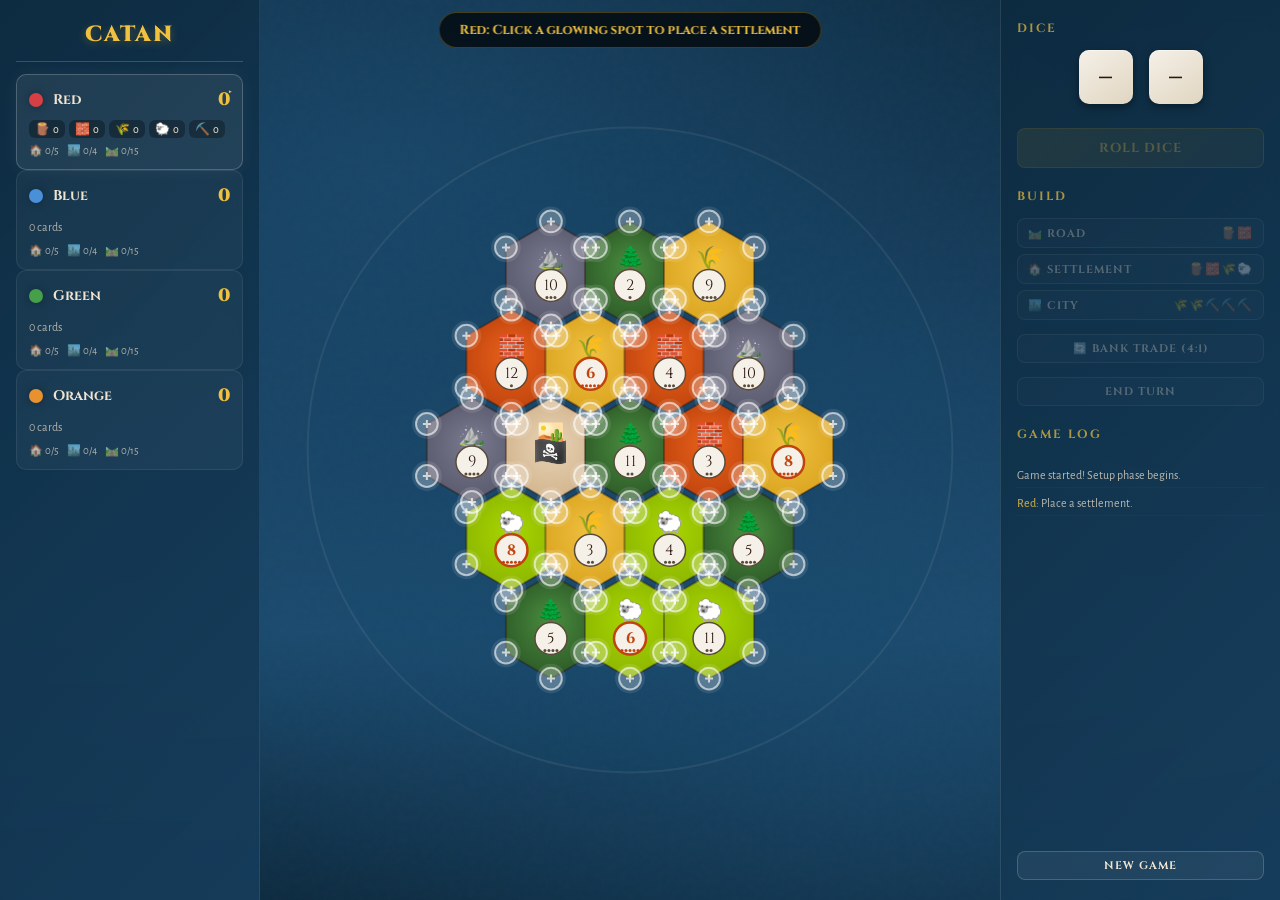
<file: index.html>
<!DOCTYPE html>
<html lang="en">
<head>
<meta charset="UTF-8">
<meta name="viewport" content="width=device-width, initial-scale=1.0">
<title>Settlers of Catan</title>
<link href="https://fonts.googleapis.com/css2?family=Cinzel:wght@400;700;900&family=Alegreya+Sans:wght@300;400;500;700&display=swap" rel="stylesheet">
<style>
  *, *::before, *::after { margin: 0; padding: 0; box-sizing: border-box; }

  :root {
    --wood: #2d5a27;
    --wood-light: #4a8c3f;
    --brick: #c1440e;
    --brick-light: #e8621a;
    --sheep: #8db600;
    --sheep-light: #a8d600;
    --wheat: #daa520;
    --wheat-light: #f0c040;
    --ore: #5a5a6e;
    --ore-light: #7a7a90;
    --desert: #d2b48c;
    --desert-light: #e8d4b8;
    --ocean: #1a4a6e;
    --ocean-deep: #0d2b40;
    --sand: #f5e6c8;
    --parchment: #f0e4d0;
    --ink: #2c1810;
    --red-player: #d64045;
    --blue-player: #4a90d9;
    --green-player: #45a049;
    --orange-player: #e8922f;
  }

  body {
    font-family: 'Alegreya Sans', sans-serif;
    background: var(--ocean-deep);
    color: var(--parchment);
    overflow: hidden;
    height: 100vh;
    width: 100vw;
  }

  .ocean-bg {
    position: fixed;
    inset: 0;
    background:
      radial-gradient(ellipse at 30% 20%, rgba(26, 74, 110, 0.8) 0%, transparent 60%),
      radial-gradient(ellipse at 70% 80%, rgba(26, 74, 110, 0.6) 0%, transparent 50%),
      linear-gradient(180deg, #0d2b40 0%, #163d5c 40%, #1a4a6e 70%, #0d2b40 100%);
    z-index: 0;
  }

  .ocean-bg::before {
    content: '';
    position: absolute;
    inset: 0;
    background: url("data:image/svg+xml,%3Csvg viewBox='0 0 200 200' xmlns='http://www.w3.org/2000/svg'%3E%3Cfilter id='n'%3E%3CfeTurbulence type='fractalNoise' baseFrequency='0.65' numOctaves='3' stitchTiles='stitch'/%3E%3C/filter%3E%3Crect width='100%25' height='100%25' filter='url(%23n)' opacity='0.05'/%3E%3C/svg%3E");
    opacity: 0.4;
  }

  .game-container {
    position: relative;
    z-index: 1;
    display: grid;
    grid-template-columns: 260px 1fr 280px;
    height: 100vh;
    gap: 0;
  }

  .left-panel {
    background: linear-gradient(135deg, rgba(13, 43, 64, 0.95), rgba(22, 61, 92, 0.9));
    border-right: 1px solid rgba(240, 228, 208, 0.1);
    padding: 20px 16px;
    display: flex;
    flex-direction: column;
    gap: 12px;
    overflow-y: auto;
    backdrop-filter: blur(10px);
  }

  .game-title {
    font-family: 'Cinzel', serif;
    font-size: 22px;
    font-weight: 900;
    text-align: center;
    color: var(--wheat-light);
    letter-spacing: 2px;
    text-transform: uppercase;
    padding-bottom: 12px;
    border-bottom: 1px solid rgba(218, 165, 32, 0.3);
    text-shadow: 0 2px 8px rgba(218, 165, 32, 0.3);
  }

  .player-card {
    background: rgba(255, 255, 255, 0.04);
    border: 1px solid rgba(255, 255, 255, 0.08);
    border-radius: 10px;
    padding: 12px;
    transition: all 0.3s ease;
    position: relative;
    overflow: hidden;
  }

  .player-card.active {
    background: rgba(255, 255, 255, 0.08);
    border-color: rgba(255, 255, 255, 0.2);
    box-shadow: 0 0 20px rgba(255, 255, 255, 0.05);
  }

  .player-card.active::before {
    content: '\25B6';
    position: absolute;
    right: 10px;
    top: 10px;
    font-size: 10px;
    color: var(--wheat-light);
    animation: pulse 1.5s infinite;
  }

  @keyframes pulse {
    0%, 100% { opacity: 1; }
    50% { opacity: 0.3; }
  }

  .player-header {
    display: flex;
    align-items: center;
    gap: 10px;
    margin-bottom: 8px;
  }

  .player-dot {
    width: 14px;
    height: 14px;
    border-radius: 50%;
    flex-shrink: 0;
    box-shadow: 0 0 8px rgba(0,0,0,0.3);
  }

  .player-name {
    font-family: 'Cinzel', serif;
    font-weight: 700;
    font-size: 14px;
    flex: 1;
  }

  .player-vp {
    font-family: 'Cinzel', serif;
    font-size: 18px;
    font-weight: 900;
    color: var(--wheat-light);
  }

  .player-resources {
    display: flex;
    gap: 4px;
    flex-wrap: wrap;
  }

  .res-badge {
    display: flex;
    align-items: center;
    gap: 3px;
    background: rgba(0, 0, 0, 0.3);
    border-radius: 6px;
    padding: 2px 6px;
    font-size: 11px;
    font-weight: 500;
  }

  .res-icon { font-size: 12px; }

  .player-buildings {
    display: flex;
    gap: 8px;
    margin-top: 6px;
    font-size: 11px;
    opacity: 0.7;
  }

  .card-count {
    font-size: 12px;
    opacity: 0.7;
    padding: 4px 0;
  }

  .lr-badge {
    display: inline-block;
    background: rgba(218, 165, 32, 0.3);
    border: 1px solid rgba(218, 165, 32, 0.5);
    border-radius: 4px;
    padding: 1px 5px;
    font-size: 10px;
    font-family: 'Cinzel', serif;
    font-weight: 700;
    color: var(--wheat-light);
    margin-left: 4px;
  }

  .board-area {
    display: flex;
    align-items: center;
    justify-content: center;
    position: relative;
    overflow: hidden;
  }

  canvas#board {
    display: block;
  }

  .right-panel {
    background: linear-gradient(135deg, rgba(13, 43, 64, 0.95), rgba(22, 61, 92, 0.9));
    border-left: 1px solid rgba(240, 228, 208, 0.1);
    padding: 20px 16px;
    display: flex;
    flex-direction: column;
    gap: 14px;
    overflow-y: auto;
    backdrop-filter: blur(10px);
  }

  .section-label {
    font-family: 'Cinzel', serif;
    font-size: 12px;
    font-weight: 700;
    letter-spacing: 2px;
    text-transform: uppercase;
    color: var(--wheat-light);
    opacity: 0.7;
  }

  .dice-area {
    display: flex;
    flex-direction: column;
    align-items: center;
    gap: 12px;
  }

  .dice-row { display: flex; gap: 16px; }

  .die {
    width: 54px;
    height: 54px;
    background: linear-gradient(145deg, #f5f0e8, #e0d5c0);
    border-radius: 10px;
    display: flex;
    align-items: center;
    justify-content: center;
    font-family: 'Cinzel', serif;
    font-size: 26px;
    font-weight: 900;
    color: var(--ink);
    box-shadow: 0 3px 8px rgba(0,0,0,0.4), inset 0 1px 0 rgba(255,255,255,0.5);
    transition: transform 0.3s;
    user-select: none;
  }

  .die.rolling { animation: diceShake 0.4s ease-in-out; }

  @keyframes diceShake {
    0%, 100% { transform: rotate(0deg) scale(1); }
    20% { transform: rotate(-15deg) scale(1.1); }
    40% { transform: rotate(10deg) scale(0.95); }
    60% { transform: rotate(-5deg) scale(1.05); }
    80% { transform: rotate(3deg) scale(1); }
  }

  .dice-total {
    font-family: 'Cinzel', serif;
    font-size: 14px;
    font-weight: 700;
    color: var(--wheat-light);
    opacity: 0.8;
  }

  .btn {
    font-family: 'Cinzel', serif;
    font-weight: 700;
    font-size: 13px;
    letter-spacing: 1px;
    padding: 10px 16px;
    border: 1px solid rgba(240, 228, 208, 0.2);
    border-radius: 8px;
    background: rgba(255, 255, 255, 0.06);
    color: var(--parchment);
    cursor: pointer;
    transition: all 0.2s;
    text-transform: uppercase;
    width: 100%;
  }

  .btn:hover:not(:disabled) {
    background: rgba(255, 255, 255, 0.12);
    border-color: rgba(240, 228, 208, 0.35);
    transform: translateY(-1px);
  }

  .btn:active:not(:disabled) { transform: translateY(0); }
  .btn:disabled { opacity: 0.3; cursor: not-allowed; }

  .btn.primary {
    background: linear-gradient(135deg, rgba(218, 165, 32, 0.3), rgba(218, 165, 32, 0.15));
    border-color: rgba(218, 165, 32, 0.4);
    color: var(--wheat-light);
  }

  .btn.primary:hover:not(:disabled) {
    background: linear-gradient(135deg, rgba(218, 165, 32, 0.4), rgba(218, 165, 32, 0.25));
  }

  .btn-sm { padding: 6px 10px; font-size: 11px; }

  .build-options { display: flex; flex-direction: column; gap: 6px; }
  .build-btn { display: flex; align-items: center; justify-content: space-between; text-align: left; }
  .build-cost { display: flex; gap: 3px; font-size: 12px; }

  .log-area { flex: 1; min-height: 0; display: flex; flex-direction: column; }

  .log-messages {
    flex: 1;
    overflow-y: auto;
    display: flex;
    flex-direction: column;
    gap: 4px;
    padding: 8px 0;
    min-height: 100px;
  }

  .log-msg {
    font-size: 12px;
    line-height: 1.4;
    opacity: 0.75;
    padding: 3px 0;
    border-bottom: 1px solid rgba(255,255,255,0.03);
  }

  .log-msg .highlight { color: var(--wheat-light); font-weight: 500; }

  .modal-overlay {
    display: none;
    position: fixed;
    inset: 0;
    background: rgba(0, 0, 0, 0.7);
    z-index: 100;
    align-items: center;
    justify-content: center;
    backdrop-filter: blur(4px);
  }

  .modal-overlay.show { display: flex; }

  .modal {
    background: linear-gradient(145deg, #1a3a52, #0d2b40);
    border: 1px solid rgba(240, 228, 208, 0.15);
    border-radius: 16px;
    padding: 28px;
    min-width: 380px;
    max-width: 440px;
    box-shadow: 0 20px 60px rgba(0, 0, 0, 0.5);
  }

  .modal h3 {
    font-family: 'Cinzel', serif;
    font-size: 18px;
    color: var(--wheat-light);
    margin-bottom: 20px;
    text-align: center;
  }

  .trade-row {
    display: flex;
    align-items: center;
    justify-content: space-between;
    margin-bottom: 12px;
    padding: 8px 12px;
    background: rgba(0,0,0,0.2);
    border-radius: 8px;
  }

  .trade-row label {
    display: flex;
    align-items: center;
    gap: 6px;
    font-size: 14px;
    min-width: 90px;
  }

  .trade-controls { display: flex; align-items: center; gap: 8px; }

  .trade-controls button {
    width: 28px;
    height: 28px;
    border-radius: 50%;
    border: 1px solid rgba(240, 228, 208, 0.2);
    background: rgba(255, 255, 255, 0.08);
    color: var(--parchment);
    font-size: 16px;
    cursor: pointer;
    display: flex;
    align-items: center;
    justify-content: center;
    transition: all 0.15s;
  }

  .trade-controls button:hover { background: rgba(255, 255, 255, 0.15); }
  .trade-controls span { width: 24px; text-align: center; font-weight: 700; font-size: 16px; }

  .modal-btns { display: flex; gap: 10px; margin-top: 20px; }
  .modal-btns .btn { flex: 1; }

  .steal-options {
    display: flex;
    flex-direction: column;
    gap: 8px;
    margin: 16px 0;
  }

  .steal-option-btn {
    display: flex;
    align-items: center;
    gap: 10px;
    padding: 12px 16px;
    border: 1px solid rgba(240, 228, 208, 0.2);
    border-radius: 8px;
    background: rgba(255, 255, 255, 0.06);
    color: var(--parchment);
    cursor: pointer;
    font-family: 'Cinzel', serif;
    font-weight: 700;
    font-size: 14px;
    transition: all 0.2s;
    width: 100%;
  }

  .steal-option-btn:hover {
    background: rgba(255, 255, 255, 0.12);
    border-color: rgba(240, 228, 208, 0.35);
  }

  .steal-dot {
    width: 14px;
    height: 14px;
    border-radius: 50%;
    flex-shrink: 0;
  }

  .discard-info {
    text-align: center;
    font-size: 14px;
    margin-bottom: 16px;
    color: var(--parchment);
    opacity: 0.8;
  }

  .toast {
    position: fixed;
    top: 20px;
    left: 50%;
    transform: translateX(-50%) translateY(-100px);
    background: linear-gradient(135deg, rgba(218, 165, 32, 0.95), rgba(192, 140, 20, 0.95));
    color: var(--ink);
    padding: 12px 24px;
    border-radius: 10px;
    font-family: 'Cinzel', serif;
    font-weight: 700;
    font-size: 14px;
    z-index: 200;
    transition: transform 0.4s cubic-bezier(0.34, 1.56, 0.64, 1);
    box-shadow: 0 8px 30px rgba(0,0,0,0.4);
    text-align: center;
  }

  .toast.show { transform: translateX(-50%) translateY(0); }

  .instruction-banner {
    position: absolute;
    top: 12px;
    left: 50%;
    transform: translateX(-50%);
    background: rgba(0, 0, 0, 0.7);
    color: var(--wheat-light);
    padding: 8px 20px;
    border-radius: 20px;
    font-family: 'Cinzel', serif;
    font-size: 13px;
    font-weight: 700;
    z-index: 10;
    pointer-events: none;
    white-space: nowrap;
    border: 1px solid rgba(218, 165, 32, 0.3);
    backdrop-filter: blur(8px);
  }

  ::-webkit-scrollbar { width: 4px; }
  ::-webkit-scrollbar-track { background: transparent; }
  ::-webkit-scrollbar-thumb { background: rgba(240, 228, 208, 0.15); border-radius: 2px; }

  @media (max-width: 1100px) {
    .game-container { grid-template-columns: 220px 1fr 240px; }
  }

  @media (max-width: 860px) {
    .game-container {
      grid-template-columns: 1fr;
      grid-template-rows: auto 1fr auto;
      height: auto;
      min-height: 100vh;
    }
    .left-panel {
      flex-direction: row;
      flex-wrap: wrap;
      border-right: none;
      border-bottom: 1px solid rgba(240, 228, 208, 0.1);
    }
    .player-card { flex: 1; min-width: 160px; }
    .board-area { min-height: 400px; }
    .right-panel { border-left: none; border-top: 1px solid rgba(240, 228, 208, 0.1); }
  }
</style>
</head>
<body>

<div class="ocean-bg"></div>

<div class="game-container">
  <div class="left-panel">
    <div class="game-title">Catan</div>
    <div id="players-container"></div>
  </div>

  <div class="board-area" id="boardArea">
    <canvas id="board"></canvas>
    <div class="instruction-banner" id="instructionBanner">Click a highlighted spot to place a settlement</div>
  </div>

  <div class="right-panel">
    <div class="section-label">Dice</div>
    <div class="dice-area">
      <div class="dice-row">
        <div class="die" id="die1">&ndash;</div>
        <div class="die" id="die2">&ndash;</div>
      </div>
      <div class="dice-total" id="diceTotal"></div>
      <button class="btn primary" id="rollBtn" onclick="rollDice()" title="Roll Dice (R)">Roll Dice</button>
    </div>

    <div class="section-label" style="margin-top:6px">Build</div>
    <div class="build-options">
      <button class="btn build-btn btn-sm" id="buildRoadBtn" onclick="startBuild('road')" disabled title="Build Road (1)">
        <span>&#x1F6E4;&#xFE0F; Road</span>
        <span class="build-cost">&#x1FAB5;&#x1F9F1;</span>
      </button>
      <button class="btn build-btn btn-sm" id="buildSettlementBtn" onclick="startBuild('settlement')" disabled title="Build Settlement (2)">
        <span>&#x1F3E0; Settlement</span>
        <span class="build-cost">&#x1FAB5;&#x1F9F1;&#x1F33E;&#x1F411;</span>
      </button>
      <button class="btn build-btn btn-sm" id="buildCityBtn" onclick="startBuild('city')" disabled title="Build City (3)">
        <span>&#x1F3D9;&#xFE0F; City</span>
        <span class="build-cost">&#x1F33E;&#x1F33E;&#x26CF;&#xFE0F;&#x26CF;&#xFE0F;&#x26CF;&#xFE0F;</span>
      </button>
    </div>

    <button class="btn btn-sm" id="tradeBankBtn" onclick="openTrade()" title="Bank Trade (T)">&#x1F504; Bank Trade (4:1)</button>
    <button class="btn btn-sm" id="endTurnBtn" onclick="endTurn()" disabled title="End Turn (E)">End Turn</button>

    <div class="section-label" style="margin-top:6px">Game Log</div>
    <div class="log-area">
      <div class="log-messages" id="logMessages"></div>
    </div>

    <button class="btn btn-sm" onclick="confirmNewGame()">New Game</button>
  </div>
</div>

<!-- Trade Modal -->
<div class="modal-overlay" id="tradeModal">
  <div class="modal">
    <h3>Bank Trade (4:1)</h3>
    <div class="section-label" style="margin-bottom:8px">Give (4 of one resource)</div>
    <div id="tradeGive"></div>
    <div class="section-label" style="margin:12px 0 8px">Receive (1 resource)</div>
    <div id="tradeReceive"></div>
    <div class="modal-btns">
      <button class="btn" onclick="closeTrade()">Cancel</button>
      <button class="btn primary" onclick="executeTrade()">Trade</button>
    </div>
  </div>
</div>

<!-- Steal Modal -->
<div class="modal-overlay" id="stealModal">
  <div class="modal">
    <h3>Steal a Resource</h3>
    <p class="discard-info">Choose a player to steal from:</p>
    <div class="steal-options" id="stealOptions"></div>
  </div>
</div>

<!-- Discard Modal -->
<div class="modal-overlay" id="discardModal">
  <div class="modal">
    <h3 id="discardTitle">Discard Cards</h3>
    <p class="discard-info" id="discardInfo"></p>
    <div id="discardResources"></div>
    <div class="modal-btns">
      <button class="btn primary" id="discardConfirmBtn" onclick="executeDiscard()" disabled>Confirm</button>
    </div>
  </div>
</div>

<div class="toast" id="toast"></div>

<script>
// ============================================
// CONSTANTS
// ============================================

const RESOURCES = ['wood', 'brick', 'wheat', 'sheep', 'ore'];
const RES_COLORS = { wood: '#2d5a27', brick: '#c1440e', wheat: '#daa520', sheep: '#8db600', ore: '#5a5a6e', desert: '#d2b48c' };
const RES_LIGHT = { wood: '#4a8c3f', brick: '#e8621a', wheat: '#f0c040', sheep: '#a8d600', ore: '#7a7a90', desert: '#e8d4b8' };
const RES_EMOJI = { wood: '\u{1FAB5}', brick: '\u{1F9F1}', wheat: '\u{1F33E}', sheep: '\u{1F411}', ore: '\u26CF\uFE0F' };
const PLAYER_COLORS = ['#d64045', '#4a90d9', '#45a049', '#e8922f'];
const PLAYER_NAMES = ['Red', 'Blue', 'Green', 'Orange'];
const HEX_ROWS = [3, 4, 5, 4, 3];

const TILE_RESOURCES = [
  'ore','wheat','wood',
  'brick','sheep','sheep','wheat',
  'wood','ore','wheat','wood','brick','desert',
  'sheep','brick','ore','wheat',
  'wood','sheep'
];

const STANDARD_NUMBERS = [10,2,9,12,6,4,10,9,11,3,8,8,3,4,5,5,6,11];

const MAX_SETTLEMENTS = 5;
const MAX_CITIES = 4;
const MAX_ROADS = 15;

function shuffle(arr) {
  const a = [...arr];
  for (let i = a.length - 1; i > 0; i--) {
    const j = Math.floor(Math.random() * (i + 1));
    [a[i], a[j]] = [a[j], a[i]];
  }
  return a;
}

// ============================================
// STATE
// ============================================

function createInitialState() {
  return {
    phase: 'setup1',
    currentPlayer: 0,
    players: [],
    hexes: [],
    vertices: [],
    edges: [],
    robberHex: -1,
    diceRoll: null,
    hasRolled: false,
    buildMode: null,
    winner: null,
    setupSettlement: false,
    setupRoad: false,
    turnOrder: [0, 1, 2, 3, 3, 2, 1, 0],
    setupIndex: 0,
    hoveredVertex: -1,
    hoveredEdge: -1,
    discardQueue: [],
    pendingRobber: false,
    longestRoadPlayer: -1,
  };
}

let state = createInitialState();

// ============================================
// GEOMETRY
// ============================================

const HEX_SIZE = 52;
const HEX_HORIZ = HEX_SIZE * 1.52;
const HEX_VERT = HEX_SIZE * Math.sqrt(3) * 0.98;
let hexCenters = [];
let canvas, ctx;
let boardOffsetX = 0, boardOffsetY = 0;

function getMousePos(event) {
  const rect = canvas.getBoundingClientRect();
  const scaleX = canvas.width / rect.width;
  const scaleY = canvas.height / rect.height;
  return {
    x: (event.clientX - rect.left) * scaleX,
    y: (event.clientY - rect.top) * scaleY,
  };
}

function initBoard() {
  canvas = document.getElementById('board');
  const area = document.getElementById('boardArea');
  const dpr = window.devicePixelRatio || 1;

  const w = area.clientWidth;
  const h = area.clientHeight;
  canvas.width = w * dpr;
  canvas.height = h * dpr;
  canvas.style.width = w + 'px';
  canvas.style.height = h + 'px';
  ctx = canvas.getContext('2d');
  ctx.scale(dpr, dpr);

  boardOffsetX = w / 2;
  boardOffsetY = h / 2;

  // Shuffle tile resources for random board
  const shuffledResources = shuffle(TILE_RESOURCES);

  // Calculate hex centers
  hexCenters = [];
  let idx = 0;
  const totalRows = HEX_ROWS.length;

  for (let row = 0; row < totalRows; row++) {
    const count = HEX_ROWS[row];
    const rowOffset = (count - 1) / 2;
    for (let col = 0; col < count; col++) {
      const x = (col - rowOffset) * HEX_HORIZ;
      const y = (row - (totalRows - 1) / 2) * HEX_VERT;
      hexCenters.push({ x, y, idx });
      idx++;
    }
  }

  // Build hex data with shuffled resources
  let numIdx = 0;
  state.hexes = hexCenters.map((center, i) => {
    const resource = shuffledResources[i];
    return {
      x: center.x, y: center.y,
      resource,
      number: resource === 'desert' ? 0 : STANDARD_NUMBERS[numIdx++],
      hasRobber: resource === 'desert',
      vertices: [],
    };
  });

  state.robberHex = state.hexes.findIndex(h => h.resource === 'desert');

  // Calculate vertices (corners of hexes, deduplicated)
  const vertexMap = new Map();
  const vertexPositions = [];

  state.hexes.forEach((hex, hi) => {
    hex.vertices = [];
    for (let i = 0; i < 6; i++) {
      const angle = (Math.PI / 3) * i - Math.PI / 6;
      const vx = hex.x + HEX_SIZE * Math.cos(angle);
      const vy = hex.y + HEX_SIZE * Math.sin(angle);
      const key = `${Math.round(vx * 10)},${Math.round(vy * 10)}`;
      if (!vertexMap.has(key)) {
        vertexMap.set(key, vertexPositions.length);
        vertexPositions.push({ x: vx, y: vy, hexes: [], building: null, player: -1 });
      }
      hex.vertices.push(vertexMap.get(key));
      vertexPositions[vertexMap.get(key)].hexes.push(hi);
    }
  });

  state.vertices = vertexPositions;

  // Calculate edges
  const edgeMap = new Map();
  const edgePositions = [];

  state.hexes.forEach(hex => {
    for (let i = 0; i < 6; i++) {
      const v1 = hex.vertices[i];
      const v2 = hex.vertices[(i + 1) % 6];
      const key = [Math.min(v1, v2), Math.max(v1, v2)].join('-');
      if (!edgeMap.has(key)) {
        edgeMap.set(key, edgePositions.length);
        edgePositions.push({ v1, v2, road: null, player: -1 });
      }
    }
  });

  state.edges = edgePositions;

  // Initialize players
  state.players = PLAYER_NAMES.map((name, i) => ({
    name, color: PLAYER_COLORS[i],
    resources: { wood: 0, brick: 0, wheat: 0, sheep: 0, ore: 0 },
    settlements: [], cities: [], roads: [], vp: 0,
  }));

  state.phase = 'setup1';
  state.currentPlayer = 0;
  state.setupIndex = 0;
  state.setupSettlement = true;
  state.setupRoad = false;

  // Remove old listeners before adding (safe for game reset)
  canvas.removeEventListener('click', handleBoardClick);
  canvas.removeEventListener('mousemove', handleBoardHover);
  canvas.addEventListener('click', handleBoardClick);
  canvas.addEventListener('mousemove', handleBoardHover);

  log('Game started! Setup phase begins.');
  log(`<span class="highlight">${PLAYER_NAMES[0]}</span>: Place a settlement.`);
  updateInstruction();
  updateUI();
  drawBoard();
}

// ============================================
// INSTRUCTION BANNER
// ============================================

function updateInstruction() {
  const banner = document.getElementById('instructionBanner');
  const p = state.currentPlayer;
  const name = PLAYER_NAMES[p];

  if (state.winner !== null) {
    banner.textContent = `${PLAYER_NAMES[state.winner]} wins!`;
  } else if (state.pendingRobber || state.discardQueue.length > 0) {
    banner.textContent = 'Players must discard cards...';
  } else if (state.phase.startsWith('setup') && state.setupSettlement) {
    banner.textContent = `${name}: Click a glowing spot to place a settlement`;
  } else if (state.phase.startsWith('setup') && state.setupRoad) {
    banner.textContent = `${name}: Click a glowing line to place a road`;
  } else if (state.buildMode === 'robber') {
    banner.textContent = `${name}: Click a hex to move the robber`;
  } else if (state.buildMode) {
    banner.textContent = `${name}: Click to place ${state.buildMode} (ESC to cancel)`;
  } else if (state.phase === 'play' && !state.hasRolled) {
    banner.textContent = `${name}'s turn \u2014 Roll the dice \u2192`;
  } else if (state.phase === 'play' && state.hasRolled) {
    banner.textContent = `${name}: Build, trade, or end turn`;
  }
}

// ============================================
// DRAWING
// ============================================

function drawBoard() {
  const dpr = window.devicePixelRatio || 1;
  ctx.setTransform(dpr, 0, 0, dpr, 0, 0);
  ctx.clearRect(0, 0, canvas.width, canvas.height);

  drawWaterRing();
  state.hexes.forEach((hex, i) => drawHex(hex, i));
  state.edges.forEach((edge) => { if (edge.player >= 0) drawRoad(edge); });
  state.vertices.forEach((v) => { if (v.building) drawBuilding(v); });

  // Draw placement indicators
  const isSetupSettlement = state.phase.startsWith('setup') && state.setupSettlement;
  const isSetupRoad = state.phase.startsWith('setup') && state.setupRoad;

  if (isSetupSettlement || state.buildMode === 'settlement') drawValidSettlementSpots();
  if (isSetupRoad || state.buildMode === 'road') drawValidRoadSpots();
  if (state.buildMode === 'city') drawValidCitySpots();
}

function drawWaterRing() {
  const outerRadius = HEX_SIZE * 6.2;
  ctx.save();
  ctx.translate(boardOffsetX, boardOffsetY);
  ctx.beginPath();
  ctx.arc(0, 0, outerRadius, 0, Math.PI * 2);
  ctx.fillStyle = 'rgba(26, 74, 110, 0.15)';
  ctx.fill();
  ctx.strokeStyle = 'rgba(240, 228, 208, 0.08)';
  ctx.lineWidth = 2;
  ctx.stroke();
  ctx.restore();
}

function drawHex(hex, index) {
  ctx.save();
  ctx.translate(boardOffsetX + hex.x, boardOffsetY + hex.y);

  ctx.beginPath();
  for (let i = 0; i < 6; i++) {
    const angle = (Math.PI / 3) * i - Math.PI / 6;
    const x = HEX_SIZE * Math.cos(angle);
    const y = HEX_SIZE * Math.sin(angle);
    if (i === 0) ctx.moveTo(x, y); else ctx.lineTo(x, y);
  }
  ctx.closePath();

  const res = hex.resource;
  const grad = ctx.createRadialGradient(0, -10, 0, 0, 0, HEX_SIZE);
  grad.addColorStop(0, RES_LIGHT[res]);
  grad.addColorStop(1, RES_COLORS[res]);
  ctx.fillStyle = grad;
  ctx.fill();

  ctx.strokeStyle = 'rgba(44, 24, 16, 0.4)';
  ctx.lineWidth = 2;
  ctx.stroke();

  const icons = { wood: '\u{1F332}', brick: '\u{1F9F1}', wheat: '\u{1F33E}', sheep: '\u{1F411}', ore: '\u26F0\uFE0F', desert: '\u{1F3DC}\uFE0F' };
  ctx.font = '22px serif';
  ctx.textAlign = 'center';
  ctx.textBaseline = 'middle';
  ctx.fillText(icons[res], 0, -14);

  if (hex.number > 0) {
    ctx.beginPath();
    ctx.arc(0, 12, 16, 0, Math.PI * 2);
    ctx.fillStyle = '#f5f0e8';
    ctx.fill();
    const isHot = hex.number === 6 || hex.number === 8;
    ctx.strokeStyle = isHot ? '#c1440e' : '#5a4a3a';
    ctx.lineWidth = isHot ? 2.5 : 1.5;
    ctx.stroke();

    ctx.font = `${isHot ? 'bold ' : ''}15px 'Cinzel', serif`;
    ctx.fillStyle = isHot ? '#c1440e' : '#2c1810';
    ctx.textAlign = 'center';
    ctx.textBaseline = 'middle';
    ctx.fillText(hex.number, 0, 13);

    const dots = {2:1,3:2,4:3,5:4,6:5,8:5,9:4,10:3,11:2,12:1}[hex.number] || 0;
    const dotY = 24;
    const startX = -(dots - 1) * 2;
    for (let d = 0; d < dots; d++) {
      ctx.beginPath();
      ctx.arc(startX + d * 4, dotY, 1.5, 0, Math.PI * 2);
      ctx.fillStyle = isHot ? '#c1440e' : '#5a4a3a';
      ctx.fill();
    }
  }

  if (hex.hasRobber) {
    ctx.font = '28px serif';
    ctx.textBaseline = 'middle';
    ctx.fillText('\u{1F3F4}\u200D\u2620\uFE0F', 0, hex.number > 0 ? -14 : 4);
  }

  ctx.restore();
}

function drawRoad(edge) {
  const v1 = state.vertices[edge.v1];
  const v2 = state.vertices[edge.v2];
  ctx.save();
  ctx.beginPath();
  ctx.moveTo(boardOffsetX + v1.x, boardOffsetY + v1.y);
  ctx.lineTo(boardOffsetX + v2.x, boardOffsetY + v2.y);
  ctx.strokeStyle = 'rgba(0,0,0,0.4)';
  ctx.lineWidth = 9;
  ctx.lineCap = 'round';
  ctx.stroke();
  ctx.beginPath();
  ctx.moveTo(boardOffsetX + v1.x, boardOffsetY + v1.y);
  ctx.lineTo(boardOffsetX + v2.x, boardOffsetY + v2.y);
  ctx.strokeStyle = state.players[edge.player].color;
  ctx.lineWidth = 6;
  ctx.lineCap = 'round';
  ctx.stroke();
  ctx.restore();
}

function drawBuilding(vertex) {
  const x = boardOffsetX + vertex.x;
  const y = boardOffsetY + vertex.y;
  const color = state.players[vertex.player].color;

  ctx.save();
  if (vertex.building === 'settlement') {
    ctx.beginPath();
    ctx.moveTo(x, y - 12);
    ctx.lineTo(x + 10, y - 2);
    ctx.lineTo(x + 10, y + 8);
    ctx.lineTo(x - 10, y + 8);
    ctx.lineTo(x - 10, y - 2);
    ctx.closePath();
    ctx.fillStyle = color;
    ctx.fill();
    ctx.strokeStyle = 'rgba(0,0,0,0.5)';
    ctx.lineWidth = 1.5;
    ctx.stroke();
    ctx.beginPath();
    ctx.moveTo(x, y - 11);
    ctx.lineTo(x + 8, y - 2);
    ctx.strokeStyle = 'rgba(255,255,255,0.3)';
    ctx.lineWidth = 1;
    ctx.stroke();
  } else if (vertex.building === 'city') {
    ctx.beginPath();
    ctx.moveTo(x - 6, y - 14);
    ctx.lineTo(x + 6, y - 14);
    ctx.lineTo(x + 6, y - 6);
    ctx.lineTo(x + 13, y - 6);
    ctx.lineTo(x + 13, y + 10);
    ctx.lineTo(x - 13, y + 10);
    ctx.lineTo(x - 13, y - 6);
    ctx.lineTo(x - 6, y - 6);
    ctx.closePath();
    ctx.fillStyle = color;
    ctx.fill();
    ctx.strokeStyle = 'rgba(0,0,0,0.5)';
    ctx.lineWidth = 1.5;
    ctx.stroke();
  }
  ctx.restore();
}

function drawValidSettlementSpots() {
  const valid = getValidSettlementVertices();
  const time = Date.now() / 1000;

  valid.forEach(vi => {
    const v = state.vertices[vi];
    const x = boardOffsetX + v.x;
    const y = boardOffsetY + v.y;
    const isHovered = state.hoveredVertex === vi;
    const pulseSize = 10 + Math.sin(time * 3) * 2;
    const size = isHovered ? 14 : pulseSize;

    ctx.save();

    ctx.beginPath();
    ctx.arc(x, y, size + 4, 0, Math.PI * 2);
    ctx.fillStyle = isHovered ? 'rgba(240, 192, 64, 0.25)' : 'rgba(255, 255, 255, 0.1)';
    ctx.fill();

    ctx.beginPath();
    ctx.arc(x, y, size, 0, Math.PI * 2);
    ctx.fillStyle = isHovered ? 'rgba(240, 192, 64, 0.5)' : 'rgba(255, 255, 255, 0.2)';
    ctx.fill();
    ctx.strokeStyle = isHovered ? 'rgba(240, 192, 64, 0.9)' : 'rgba(255, 255, 255, 0.6)';
    ctx.lineWidth = isHovered ? 3 : 2;
    ctx.stroke();

    ctx.strokeStyle = isHovered ? 'rgba(240, 192, 64, 0.9)' : 'rgba(255, 255, 255, 0.7)';
    ctx.lineWidth = 2;
    ctx.beginPath();
    ctx.moveTo(x - 4, y);
    ctx.lineTo(x + 4, y);
    ctx.moveTo(x, y - 4);
    ctx.lineTo(x, y + 4);
    ctx.stroke();

    ctx.restore();
  });
}

function drawValidRoadSpots() {
  const valid = getValidRoadEdges();
  const time = Date.now() / 1000;

  valid.forEach(ei => {
    const e = state.edges[ei];
    const v1 = state.vertices[e.v1];
    const v2 = state.vertices[e.v2];
    const x1 = boardOffsetX + v1.x, y1 = boardOffsetY + v1.y;
    const x2 = boardOffsetX + v2.x, y2 = boardOffsetY + v2.y;
    const isHovered = state.hoveredEdge === ei;

    ctx.save();

    if (isHovered) {
      ctx.beginPath();
      ctx.moveTo(x1, y1);
      ctx.lineTo(x2, y2);
      ctx.strokeStyle = 'rgba(240, 192, 64, 0.3)';
      ctx.lineWidth = 14;
      ctx.lineCap = 'round';
      ctx.stroke();
    }

    ctx.beginPath();
    ctx.moveTo(x1, y1);
    ctx.lineTo(x2, y2);
    ctx.strokeStyle = isHovered ? 'rgba(240, 192, 64, 0.8)' : 'rgba(255, 255, 255, 0.35)';
    ctx.lineWidth = isHovered ? 7 : 5;
    ctx.lineCap = 'round';
    const dashOffset = time * 20;
    ctx.setLineDash([6, 6]);
    ctx.lineDashOffset = dashOffset;
    ctx.stroke();

    ctx.restore();
  });
}

function drawValidCitySpots() {
  const p = state.currentPlayer;
  state.players[p].settlements.forEach(vi => {
    const v = state.vertices[vi];
    const x = boardOffsetX + v.x;
    const y = boardOffsetY + v.y;
    const isHovered = state.hoveredVertex === vi;

    ctx.save();
    ctx.beginPath();
    ctx.arc(x, y, isHovered ? 16 : 14, 0, Math.PI * 2);
    ctx.strokeStyle = isHovered ? 'rgba(240, 192, 64, 0.9)' : 'rgba(255, 255, 255, 0.6)';
    ctx.lineWidth = isHovered ? 3 : 2;
    ctx.setLineDash([4, 4]);
    ctx.stroke();
    if (isHovered) {
      ctx.fillStyle = 'rgba(240, 192, 64, 0.2)';
      ctx.fill();
    }
    ctx.restore();
  });
}

// ============================================
// GAME LOGIC
// ============================================

function getAdjacentVertices(vi) {
  const results = new Set();
  state.edges.forEach(e => {
    if (e.v1 === vi) results.add(e.v2);
    if (e.v2 === vi) results.add(e.v1);
  });
  return [...results];
}

function getValidSettlementVertices() {
  const p = state.currentPlayer;
  const player = state.players[p];
  if (state.phase === 'play' && player.settlements.length >= MAX_SETTLEMENTS) return [];
  const valid = [];
  state.vertices.forEach((v, vi) => {
    if (v.building) return;
    const adj = getAdjacentVertices(vi);
    if (adj.some(avi => state.vertices[avi].building)) return;
    if (state.phase === 'play') {
      const connected = state.edges.some(e => e.player === p && (e.v1 === vi || e.v2 === vi));
      if (!connected) return;
    }
    valid.push(vi);
  });
  return valid;
}

function getValidRoadEdges() {
  const p = state.currentPlayer;
  const player = state.players[p];
  if (state.phase === 'play' && player.roads.length >= MAX_ROADS) return [];
  const valid = [];
  state.edges.forEach((e, ei) => {
    if (e.player >= 0) return;
    if (state.phase.startsWith('setup') && state.setupRoad) {
      const lastSettlement = player.settlements[player.settlements.length - 1];
      if (e.v1 !== lastSettlement && e.v2 !== lastSettlement) return;
    } else {
      const connected =
        state.vertices[e.v1].player === p ||
        state.vertices[e.v2].player === p ||
        state.edges.some(other =>
          other.player === p && (other.v1 === e.v1 || other.v2 === e.v1 || other.v1 === e.v2 || other.v2 === e.v2)
        );
      if (!connected) return;
    }
    valid.push(ei);
  });
  return valid;
}

// ============================================
// LONGEST ROAD
// ============================================

function calculateLongestRoad(playerIdx) {
  const player = state.players[playerIdx];
  if (player.roads.length === 0) return 0;

  // Build adjacency list for this player's road network
  const adj = {};
  player.roads.forEach(ei => {
    const edge = state.edges[ei];
    if (!adj[edge.v1]) adj[edge.v1] = [];
    if (!adj[edge.v2]) adj[edge.v2] = [];
    adj[edge.v1].push({ to: edge.v2, edge: ei });
    adj[edge.v2].push({ to: edge.v1, edge: ei });
  });

  let maxLength = 0;
  const vertices = Object.keys(adj).map(Number);

  vertices.forEach(startV => {
    const visited = new Set();
    function dfs(v, length) {
      if (length > maxLength) maxLength = length;
      const neighbors = adj[v] || [];
      for (const { to, edge } of neighbors) {
        if (visited.has(edge)) continue;
        // Opponent buildings block road continuity
        const blocked = state.vertices[to].building && state.vertices[to].player !== playerIdx;
        visited.add(edge);
        if (!blocked) {
          dfs(to, length + 1);
        } else {
          if (length + 1 > maxLength) maxLength = length + 1;
        }
        visited.delete(edge);
      }
    }
    dfs(startV, 0);
  });

  return maxLength;
}

function updateLongestRoad() {
  const lengths = state.players.map((_, i) => calculateLongestRoad(i));
  const maxLen = Math.max(...lengths);

  if (maxLen < 5) {
    if (state.longestRoadPlayer >= 0) {
      state.players[state.longestRoadPlayer].vp -= 2;
      log(`<span class="highlight">${PLAYER_NAMES[state.longestRoadPlayer]}</span> lost Longest Road.`);
      state.longestRoadPlayer = -1;
    }
    return;
  }

  const candidates = [];
  lengths.forEach((len, i) => {
    if (len === maxLen) candidates.push(i);
  });

  if (candidates.length === 1) {
    const newHolder = candidates[0];
    if (newHolder !== state.longestRoadPlayer) {
      if (state.longestRoadPlayer >= 0) {
        state.players[state.longestRoadPlayer].vp -= 2;
      }
      state.longestRoadPlayer = newHolder;
      state.players[newHolder].vp += 2;
      log(`<span class="highlight">${PLAYER_NAMES[newHolder]}</span> has Longest Road! (+2 VP)`);
    }
  } else {
    // Tie: current holder keeps it if among tied, otherwise no one has it
    if (state.longestRoadPlayer >= 0 && !candidates.includes(state.longestRoadPlayer)) {
      state.players[state.longestRoadPlayer].vp -= 2;
      log(`<span class="highlight">${PLAYER_NAMES[state.longestRoadPlayer]}</span> lost Longest Road.`);
      state.longestRoadPlayer = -1;
    }
  }
}

// ============================================
// HOVER
// ============================================

function handleBoardHover(event) {
  const { x: mx, y: my } = getMousePos(event);
  let cursor = state.buildMode === 'robber' ? 'crosshair' : 'default';
  const oldV = state.hoveredVertex;
  const oldE = state.hoveredEdge;
  state.hoveredVertex = -1;
  state.hoveredEdge = -1;

  const isSetupSettlement = state.phase.startsWith('setup') && state.setupSettlement;
  const isSetupRoad = state.phase.startsWith('setup') && state.setupRoad;

  // Check vertex hover
  if (isSetupSettlement || state.buildMode === 'settlement') {
    const valid = getValidSettlementVertices();
    let closest = -1, closestDist = 25;
    valid.forEach(vi => {
      const v = state.vertices[vi];
      const d = Math.hypot(boardOffsetX + v.x - mx, boardOffsetY + v.y - my);
      if (d < closestDist) { closestDist = d; closest = vi; }
    });
    if (closest >= 0) {
      state.hoveredVertex = closest;
      cursor = 'pointer';
    }
  }

  if (state.buildMode === 'city') {
    const p = state.currentPlayer;
    let closest = -1, closestDist = 25;
    state.players[p].settlements.forEach(vi => {
      const v = state.vertices[vi];
      const d = Math.hypot(boardOffsetX + v.x - mx, boardOffsetY + v.y - my);
      if (d < closestDist) { closestDist = d; closest = vi; }
    });
    if (closest >= 0) {
      state.hoveredVertex = closest;
      cursor = 'pointer';
    }
  }

  // Check edge hover
  if (isSetupRoad || state.buildMode === 'road') {
    const valid = getValidRoadEdges();
    let closest = -1, closestDist = 22;
    valid.forEach(ei => {
      const e = state.edges[ei];
      const v1 = state.vertices[e.v1];
      const v2 = state.vertices[e.v2];
      const d = pointToSegmentDist(mx, my,
        boardOffsetX + v1.x, boardOffsetY + v1.y,
        boardOffsetX + v2.x, boardOffsetY + v2.y);
      if (d < closestDist) { closestDist = d; closest = ei; }
    });
    if (closest >= 0) {
      state.hoveredEdge = closest;
      cursor = 'pointer';
    }
  }

  // Robber hover
  if (state.buildMode === 'robber') {
    state.hexes.forEach((hex, hi) => {
      if (hi === state.robberHex) return;
      const d = Math.hypot(boardOffsetX + hex.x - mx, boardOffsetY + hex.y - my);
      if (d < HEX_SIZE * 0.8) cursor = 'pointer';
    });
  }

  canvas.style.cursor = cursor;

  if (state.hoveredVertex !== oldV || state.hoveredEdge !== oldE) {
    drawBoard();
  }
}

function pointToSegmentDist(px, py, x1, y1, x2, y2) {
  const dx = x2 - x1, dy = y2 - y1;
  const lenSq = dx * dx + dy * dy;
  let t = ((px - x1) * dx + (py - y1) * dy) / lenSq;
  t = Math.max(0, Math.min(1, t));
  const cx = x1 + t * dx, cy = y1 + t * dy;
  return Math.hypot(px - cx, py - cy);
}

// ============================================
// CLICK
// ============================================

function handleBoardClick(event) {
  if (state.winner !== null) return;
  if (state.pendingRobber) return;

  const { x: mx, y: my } = getMousePos(event);

  // Settlement placement
  if ((state.phase.startsWith('setup') && state.setupSettlement) || state.buildMode === 'settlement') {
    const valid = getValidSettlementVertices();
    let closest = -1, closestDist = 25;
    valid.forEach(vi => {
      const v = state.vertices[vi];
      const d = Math.hypot(boardOffsetX + v.x - mx, boardOffsetY + v.y - my);
      if (d < closestDist) { closestDist = d; closest = vi; }
    });
    if (closest >= 0) { placeSettlement(closest); return; }
  }

  // Road placement
  if ((state.phase.startsWith('setup') && state.setupRoad) || state.buildMode === 'road') {
    const valid = getValidRoadEdges();
    let closest = -1, closestDist = 22;
    valid.forEach(ei => {
      const e = state.edges[ei];
      const v1 = state.vertices[e.v1];
      const v2 = state.vertices[e.v2];
      const d = pointToSegmentDist(mx, my,
        boardOffsetX + v1.x, boardOffsetY + v1.y,
        boardOffsetX + v2.x, boardOffsetY + v2.y);
      if (d < closestDist) { closestDist = d; closest = ei; }
    });
    if (closest >= 0) { placeRoad(closest); return; }
  }

  // City upgrade
  if (state.buildMode === 'city') {
    const p = state.currentPlayer;
    let closest = -1, closestDist = 25;
    state.players[p].settlements.forEach(vi => {
      const v = state.vertices[vi];
      const d = Math.hypot(boardOffsetX + v.x - mx, boardOffsetY + v.y - my);
      if (d < closestDist) { closestDist = d; closest = vi; }
    });
    if (closest >= 0) { upgradeCity(closest); return; }
  }

  // Robber
  if (state.buildMode === 'robber') {
    let closest = -1, closestDist = HEX_SIZE;
    state.hexes.forEach((hex, hi) => {
      if (hi === state.robberHex) return;
      const d = Math.hypot(boardOffsetX + hex.x - mx, boardOffsetY + hex.y - my);
      if (d < closestDist) { closestDist = d; closest = hi; }
    });
    if (closest >= 0) {
      state.hexes[state.robberHex].hasRobber = false;
      state.hexes[closest].hasRobber = true;
      state.robberHex = closest;
      state.buildMode = null;
      log(`<span class="highlight">${PLAYER_NAMES[state.currentPlayer]}</span> moved the robber.`);
      handleRobberSteal(closest);
      updateInstruction();
      drawBoard();
      updateUI();
    }
  }
}

// ============================================
// ROBBER STEAL
// ============================================

function handleRobberSteal(hexIdx) {
  const p = state.currentPlayer;
  const targets = new Set();
  state.hexes[hexIdx].vertices.forEach(vi => {
    const v = state.vertices[vi];
    if (v.building && v.player !== p) {
      const totalRes = Object.values(state.players[v.player].resources).reduce((a, b) => a + b, 0);
      if (totalRes > 0) targets.add(v.player);
    }
  });

  const targetList = [...targets];
  if (targetList.length === 0) {
    log('No one to steal from.');
  } else if (targetList.length === 1) {
    stealFrom(targetList[0]);
  } else {
    showStealChoice(targetList);
  }
}

function stealFrom(targetPlayer) {
  const target = state.players[targetPlayer];
  const available = [];
  for (const r of RESOURCES) {
    for (let i = 0; i < target.resources[r]; i++) {
      available.push(r);
    }
  }
  if (available.length === 0) return;

  const stolen = available[Math.floor(Math.random() * available.length)];
  target.resources[stolen]--;
  state.players[state.currentPlayer].resources[stolen]++;
  log(`<span class="highlight">${PLAYER_NAMES[state.currentPlayer]}</span> stole from <span class="highlight">${PLAYER_NAMES[targetPlayer]}</span>.`);
  updateUI();
}

function showStealChoice(targets) {
  document.getElementById('stealOptions').innerHTML = targets.map(pi => `
    <button class="steal-option-btn" onclick="selectStealTarget(${pi})">
      <div class="steal-dot" style="background:${PLAYER_COLORS[pi]}"></div>
      <span>${PLAYER_NAMES[pi]}</span>
    </button>
  `).join('');
  document.getElementById('stealModal').classList.add('show');
}

function selectStealTarget(pi) {
  document.getElementById('stealModal').classList.remove('show');
  stealFrom(pi);
}

// ============================================
// DISCARD ON 7
// ============================================

let discardSelections = { wood: 0, brick: 0, wheat: 0, sheep: 0, ore: 0 };
let discardRequired = 0;
let discardPlayer = -1;

function promptNextDiscard() {
  if (state.discardQueue.length === 0) {
    if (state.pendingRobber) {
      state.pendingRobber = false;
      state.buildMode = 'robber';
      log('Move the robber.');
      updateInstruction();
      drawBoard();
      updateUI();
    }
    return;
  }

  const pi = state.discardQueue.shift();
  discardPlayer = pi;
  const p = state.players[pi];
  const total = Object.values(p.resources).reduce((a, b) => a + b, 0);
  discardRequired = Math.floor(total / 2);
  discardSelections = { wood: 0, brick: 0, wheat: 0, sheep: 0, ore: 0 };
  showDiscardModal();
}

function showDiscardModal() {
  const p = state.players[discardPlayer];
  document.getElementById('discardTitle').textContent = `${PLAYER_NAMES[discardPlayer]} \u2014 Discard Cards`;

  const selected = Object.values(discardSelections).reduce((a, b) => a + b, 0);
  document.getElementById('discardInfo').textContent = `Select ${discardRequired} cards to discard (${selected}/${discardRequired} selected)`;

  document.getElementById('discardResources').innerHTML = RESOURCES.map(r => `
    <div class="trade-row">
      <label>${RES_EMOJI[r]} ${r} (${p.resources[r]})</label>
      <div class="trade-controls">
        <button onclick="adjustDiscard('${r}', -1)">\u2212</button>
        <span>${discardSelections[r]}</span>
        <button onclick="adjustDiscard('${r}', 1)">+</button>
      </div>
    </div>
  `).join('');

  document.getElementById('discardConfirmBtn').disabled = selected !== discardRequired;
  document.getElementById('discardModal').classList.add('show');
}

function adjustDiscard(res, amount) {
  const p = state.players[discardPlayer];
  let newVal = discardSelections[res] + amount;
  newVal = Math.max(0, Math.min(p.resources[res], newVal));
  const totalOthers = Object.values(discardSelections).reduce((a, b) => a + b, 0) - discardSelections[res];
  newVal = Math.min(newVal, discardRequired - totalOthers);
  discardSelections[res] = newVal;
  showDiscardModal();
}

function executeDiscard() {
  const p = state.players[discardPlayer];
  for (const r of RESOURCES) {
    p.resources[r] -= discardSelections[r];
  }
  const total = Object.values(discardSelections).reduce((a, b) => a + b, 0);
  log(`<span class="highlight">${PLAYER_NAMES[discardPlayer]}</span> discarded ${total} cards.`);
  document.getElementById('discardModal').classList.remove('show');
  updateUI();
  promptNextDiscard();
}

// ============================================
// PLACEMENT ACTIONS
// ============================================

function placeSettlement(vi) {
  const p = state.currentPlayer;
  state.vertices[vi].building = 'settlement';
  state.vertices[vi].player = p;
  state.players[p].settlements.push(vi);
  state.players[p].vp++;
  state.hoveredVertex = -1;

  log(`<span class="highlight">${PLAYER_NAMES[p]}</span> built a settlement.`);

  if (state.phase === 'setup2') {
    state.vertices[vi].hexes.forEach(hi => {
      const hex = state.hexes[hi];
      if (hex.resource !== 'desert') {
        state.players[p].resources[hex.resource]++;
      }
    });
  }

  if (state.phase.startsWith('setup')) {
    state.setupSettlement = false;
    state.setupRoad = true;
    log(`<span class="highlight">${PLAYER_NAMES[p]}</span>: Place a road.`);
  } else {
    state.players[p].resources.wood--;
    state.players[p].resources.brick--;
    state.players[p].resources.wheat--;
    state.players[p].resources.sheep--;
    state.buildMode = null;
  }

  checkWin();
  updateInstruction();
  drawBoard();
  updateUI();
}

function placeRoad(ei) {
  const p = state.currentPlayer;
  state.edges[ei].player = p;
  state.players[p].roads.push(ei);
  state.hoveredEdge = -1;

  log(`<span class="highlight">${PLAYER_NAMES[p]}</span> built a road.`);

  if (state.phase.startsWith('setup')) {
    state.setupRoad = false;
    advanceSetup();
  } else {
    state.players[p].resources.wood--;
    state.players[p].resources.brick--;
    state.buildMode = null;
  }

  updateLongestRoad();
  checkWin();
  updateInstruction();
  drawBoard();
  updateUI();
}

function upgradeCity(vi) {
  const p = state.currentPlayer;
  state.vertices[vi].building = 'city';
  state.players[p].settlements = state.players[p].settlements.filter(s => s !== vi);
  state.players[p].cities.push(vi);
  state.players[p].vp++;
  state.players[p].resources.wheat -= 2;
  state.players[p].resources.ore -= 3;
  state.buildMode = null;
  state.hoveredVertex = -1;

  log(`<span class="highlight">${PLAYER_NAMES[p]}</span> built a city!`);
  updateLongestRoad();
  checkWin();
  updateInstruction();
  drawBoard();
  updateUI();
}

function advanceSetup() {
  state.setupIndex++;

  if (state.setupIndex < 4) {
    state.currentPlayer = state.turnOrder[state.setupIndex];
    state.phase = 'setup1';
  } else if (state.setupIndex < 8) {
    state.currentPlayer = state.turnOrder[state.setupIndex];
    state.phase = 'setup2';
  } else {
    state.phase = 'play';
    state.currentPlayer = 0;
    state.hasRolled = false;
    log(`Setup complete! <span class="highlight">${PLAYER_NAMES[0]}</span>'s turn \u2014 roll the dice.`);
    showToast('Setup complete! Let\'s play!');
    updateInstruction();
    updateUI();
    return;
  }

  state.setupSettlement = true;
  state.setupRoad = false;
  log(`<span class="highlight">${PLAYER_NAMES[state.currentPlayer]}</span>: Place a settlement.`);
  updateInstruction();
  updateUI();
}

// ============================================
// TURN ACTIONS
// ============================================

function rollDice() {
  if (state.phase !== 'play' || state.hasRolled || state.winner !== null) return;

  const d1 = Math.floor(Math.random() * 6) + 1;
  const d2 = Math.floor(Math.random() * 6) + 1;
  const total = d1 + d2;
  state.diceRoll = total;
  state.hasRolled = true;

  const die1 = document.getElementById('die1');
  const die2 = document.getElementById('die2');
  die1.classList.add('rolling');
  die2.classList.add('rolling');
  setTimeout(() => {
    die1.textContent = d1;
    die2.textContent = d2;
    die1.classList.remove('rolling');
    die2.classList.remove('rolling');
    document.getElementById('diceTotal').textContent = `Total: ${total}`;
  }, 400);

  log(`<span class="highlight">${PLAYER_NAMES[state.currentPlayer]}</span> rolled ${d1} + ${d2} = <span class="highlight">${total}</span>`);

  if (total === 7) {
    // Build discard queue for players with >7 cards
    state.discardQueue = [];
    state.players.forEach((p, i) => {
      const count = Object.values(p.resources).reduce((a, b) => a + b, 0);
      if (count > 7) {
        state.discardQueue.push(i);
      }
    });

    if (state.discardQueue.length > 0) {
      state.pendingRobber = true;
      log('Robber activated! Players must discard first.');
      updateInstruction();
      updateUI();
      promptNextDiscard();
    } else {
      state.buildMode = 'robber';
      log('Robber activated! Move the robber.');
      updateInstruction();
      updateUI();
      drawBoard();
    }
  } else {
    // Distribute resources with feedback
    const received = {};
    state.hexes.forEach((hex) => {
      if (hex.number === total && !hex.hasRobber && hex.resource !== 'desert') {
        hex.vertices.forEach(vi => {
          const v = state.vertices[vi];
          if (v.building === 'settlement') {
            state.players[v.player].resources[hex.resource]++;
            if (!received[v.player]) received[v.player] = {};
            received[v.player][hex.resource] = (received[v.player][hex.resource] || 0) + 1;
          } else if (v.building === 'city') {
            state.players[v.player].resources[hex.resource] += 2;
            if (!received[v.player]) received[v.player] = {};
            received[v.player][hex.resource] = (received[v.player][hex.resource] || 0) + 2;
          }
        });
      }
    });

    let anyProduced = false;
    state.players.forEach((p, i) => {
      if (received[i]) {
        anyProduced = true;
        const parts = Object.entries(received[i]).map(([r, count]) => `${count} ${r}`);
        log(`<span class="highlight">${PLAYER_NAMES[i]}</span> received ${parts.join(', ')}.`);
      }
    });
    if (!anyProduced) {
      log('No resources produced.');
    }

    updateInstruction();
    updateUI();
    drawBoard();
  }
}

function startBuild(type) {
  if (state.winner !== null) return;
  state.buildMode = state.buildMode === type ? null : type;
  updateInstruction();
  drawBoard();
  updateUI();
}

function endTurn() {
  if (state.phase !== 'play' || !state.hasRolled || state.winner !== null) return;
  if (state.buildMode === 'robber' || state.pendingRobber) return;

  state.currentPlayer = (state.currentPlayer + 1) % 4;
  state.hasRolled = false;
  state.buildMode = null;
  state.diceRoll = null;
  state.hoveredVertex = -1;
  state.hoveredEdge = -1;

  document.getElementById('die1').textContent = '\u2013';
  document.getElementById('die2').textContent = '\u2013';
  document.getElementById('diceTotal').textContent = '';

  log(`<span class="highlight">${PLAYER_NAMES[state.currentPlayer]}</span>'s turn.`);
  showToast(`${PLAYER_NAMES[state.currentPlayer]}'s Turn`);
  updateInstruction();
  updateUI();
  drawBoard();
}

function canAfford(type) {
  const p = state.players[state.currentPlayer];
  const r = p.resources;
  switch (type) {
    case 'road': return r.wood >= 1 && r.brick >= 1 && p.roads.length < MAX_ROADS;
    case 'settlement': return r.wood >= 1 && r.brick >= 1 && r.wheat >= 1 && r.sheep >= 1 && p.settlements.length < MAX_SETTLEMENTS;
    case 'city': return r.wheat >= 2 && r.ore >= 3 && p.cities.length < MAX_CITIES && p.settlements.length > 0;
  }
  return false;
}

function checkWin() {
  state.players.forEach((p, i) => {
    if (p.vp >= 10 && state.winner === null) {
      state.winner = i;
      showToast(`${PLAYER_NAMES[i]} wins with ${p.vp} Victory Points!`);
      log(`<span class="highlight">${PLAYER_NAMES[i]} wins the game!</span>`);
    }
  });
}

// ============================================
// TRADE
// ============================================

let tradeGive = { wood: 0, brick: 0, wheat: 0, sheep: 0, ore: 0 };
let tradeReceive = { wood: 0, brick: 0, wheat: 0, sheep: 0, ore: 0 };

function openTrade() {
  if (state.phase !== 'play' || !state.hasRolled || state.winner !== null) return;
  tradeGive = { wood: 0, brick: 0, wheat: 0, sheep: 0, ore: 0 };
  tradeReceive = { wood: 0, brick: 0, wheat: 0, sheep: 0, ore: 0 };
  renderTrade();
  document.getElementById('tradeModal').classList.add('show');
}

function closeTrade() {
  document.getElementById('tradeModal').classList.remove('show');
}

function renderTrade() {
  const p = state.players[state.currentPlayer];
  document.getElementById('tradeGive').innerHTML = RESOURCES.map(r => `
    <div class="trade-row">
      <label>${RES_EMOJI[r]} ${r} (${p.resources[r]})</label>
      <div class="trade-controls">
        <button onclick="adjustTrade('give','${r}',-4)">\u2212</button>
        <span>${tradeGive[r]}</span>
        <button onclick="adjustTrade('give','${r}',4)">+</button>
      </div>
    </div>
  `).join('');
  document.getElementById('tradeReceive').innerHTML = RESOURCES.map(r => `
    <div class="trade-row">
      <label>${RES_EMOJI[r]} ${r}</label>
      <div class="trade-controls">
        <button onclick="adjustTrade('receive','${r}',-1)">\u2212</button>
        <span>${tradeReceive[r]}</span>
        <button onclick="adjustTrade('receive','${r}',1)">+</button>
      </div>
    </div>
  `).join('');
}

function adjustTrade(side, res, amount) {
  const obj = side === 'give' ? tradeGive : tradeReceive;
  obj[res] = Math.max(0, obj[res] + amount);
  if (side === 'give') {
    obj[res] = Math.min(obj[res], Math.floor(state.players[state.currentPlayer].resources[res] / 4) * 4);
  }
  renderTrade();
}

function executeTrade() {
  const totalGive = Object.values(tradeGive).reduce((a, b) => a + b, 0);
  const totalReceive = Object.values(tradeReceive).reduce((a, b) => a + b, 0);
  if (totalGive === 0 || totalReceive === 0) { showToast('Select resources to trade'); return; }
  if (totalGive / 4 !== totalReceive) { showToast('Trade must be 4:1 ratio'); return; }
  const p = state.players[state.currentPlayer];
  for (const r of RESOURCES) {
    if (tradeGive[r] > p.resources[r]) { showToast('Not enough resources'); return; }
  }
  for (const r of RESOURCES) {
    p.resources[r] -= tradeGive[r];
    p.resources[r] += tradeReceive[r];
  }
  log(`<span class="highlight">${PLAYER_NAMES[state.currentPlayer]}</span> traded with the bank.`);
  closeTrade();
  updateUI();
}

// ============================================
// NEW GAME
// ============================================

function confirmNewGame() {
  if (state.winner !== null) {
    resetGame();
    return;
  }
  if (confirm('Start a new game? Current progress will be lost.')) {
    resetGame();
  }
}

function resetGame() {
  if (animFrame) cancelAnimationFrame(animFrame);

  state = createInitialState();

  document.getElementById('logMessages').innerHTML = '';
  document.getElementById('die1').textContent = '\u2013';
  document.getElementById('die2').textContent = '\u2013';
  document.getElementById('diceTotal').textContent = '';

  document.getElementById('tradeModal').classList.remove('show');
  document.getElementById('stealModal').classList.remove('show');
  document.getElementById('discardModal').classList.remove('show');

  initBoard();
  animLoop();
}

// ============================================
// UI
// ============================================

function updateUI() {
  const pc = document.getElementById('players-container');
  const gameWon = state.winner !== null;

  pc.innerHTML = state.players.map((p, i) => {
    const isCurrentOrRevealed = i === state.currentPlayer || gameWon;
    const totalCards = Object.values(p.resources).reduce((a, b) => a + b, 0);
    const lrBadge = state.longestRoadPlayer === i ? '<span class="lr-badge">LR</span>' : '';

    let resourcesHtml;
    if (isCurrentOrRevealed) {
      resourcesHtml = `<div class="player-resources">
        ${RESOURCES.map(r => `
          <span class="res-badge">
            <span class="res-icon">${RES_EMOJI[r]}</span>
            <span>${p.resources[r]}</span>
          </span>
        `).join('')}
      </div>`;
    } else {
      resourcesHtml = `<div class="card-count">${totalCards} card${totalCards !== 1 ? 's' : ''}</div>`;
    }

    return `
    <div class="player-card ${i === state.currentPlayer ? 'active' : ''}">
      <div class="player-header">
        <div class="player-dot" style="background:${p.color}"></div>
        <span class="player-name">${p.name}${lrBadge}</span>
        <span class="player-vp">${p.vp}</span>
      </div>
      ${resourcesHtml}
      <div class="player-buildings">
        <span>\u{1F3E0} ${p.settlements.length}/${MAX_SETTLEMENTS}</span>
        <span>\u{1F3D9}\uFE0F ${p.cities.length}/${MAX_CITIES}</span>
        <span>\u{1F6E4}\uFE0F ${p.roads.length}/${MAX_ROADS}</span>
      </div>
    </div>`;
  }).join('');

  const isPlay = state.phase === 'play';
  const rolled = state.hasRolled;
  const won = state.winner !== null;
  const acting = state.buildMode === 'robber' || state.pendingRobber;

  document.getElementById('rollBtn').disabled = !isPlay || rolled || won;
  document.getElementById('endTurnBtn').disabled = !isPlay || !rolled || acting || won;
  document.getElementById('buildRoadBtn').disabled = !isPlay || !rolled || !canAfford('road') || won || acting;
  document.getElementById('buildSettlementBtn').disabled = !isPlay || !rolled || !canAfford('settlement') || won || acting;
  document.getElementById('buildCityBtn').disabled = !isPlay || !rolled || !canAfford('city') || won || acting;
  document.getElementById('tradeBankBtn').disabled = !isPlay || !rolled || won || acting;

  ['Road', 'Settlement', 'City'].forEach(type => {
    const btn = document.getElementById(`build${type}Btn`);
    const active = state.buildMode === type.toLowerCase();
    btn.style.borderColor = active ? 'rgba(218, 165, 32, 0.8)' : '';
    btn.style.background = active ? 'rgba(218, 165, 32, 0.15)' : '';
  });
}

function log(msg) {
  const container = document.getElementById('logMessages');
  const div = document.createElement('div');
  div.className = 'log-msg';
  div.innerHTML = msg;
  container.appendChild(div);
  container.scrollTop = container.scrollHeight;
}

function showToast(msg) {
  const toast = document.getElementById('toast');
  toast.textContent = msg;
  toast.classList.add('show');
  setTimeout(() => toast.classList.remove('show'), 2500);
}

// ============================================
// KEYBOARD SHORTCUTS
// ============================================

document.addEventListener('keydown', (e) => {
  const modalOpen = document.getElementById('tradeModal').classList.contains('show') ||
                    document.getElementById('stealModal').classList.contains('show') ||
                    document.getElementById('discardModal').classList.contains('show');

  if (e.key === 'Escape') {
    if (document.getElementById('tradeModal').classList.contains('show')) {
      closeTrade();
    } else if (state.buildMode && state.buildMode !== 'robber') {
      state.buildMode = null;
      updateInstruction();
      drawBoard();
      updateUI();
    }
    return;
  }

  if (modalOpen) return;

  switch (e.key.toLowerCase()) {
    case 'r': rollDice(); break;
    case 'e': endTurn(); break;
    case 't': openTrade(); break;
    case '1': startBuild('road'); break;
    case '2': startBuild('settlement'); break;
    case '3': startBuild('city'); break;
  }
});

// Animation loop for pulsing indicators
let animFrame;
function animLoop() {
  const needsAnim =
    (state.phase.startsWith('setup') && (state.setupSettlement || state.setupRoad)) ||
    state.buildMode === 'settlement' ||
    state.buildMode === 'road' ||
    state.buildMode === 'city';

  if (needsAnim) drawBoard();
  animFrame = requestAnimationFrame(animLoop);
}

// ============================================
// INIT
// ============================================

window.addEventListener('load', () => {
  initBoard();
  animLoop();
});

window.addEventListener('resize', () => {
  const area = document.getElementById('boardArea');
  const dpr = window.devicePixelRatio || 1;
  const w = area.clientWidth;
  const h = area.clientHeight;
  canvas.width = w * dpr;
  canvas.height = h * dpr;
  canvas.style.width = w + 'px';
  canvas.style.height = h + 'px';
  ctx = canvas.getContext('2d');
  ctx.scale(dpr, dpr);
  boardOffsetX = w / 2;
  boardOffsetY = h / 2;
  drawBoard();
});
</script>
</body>
</html>
</file>
